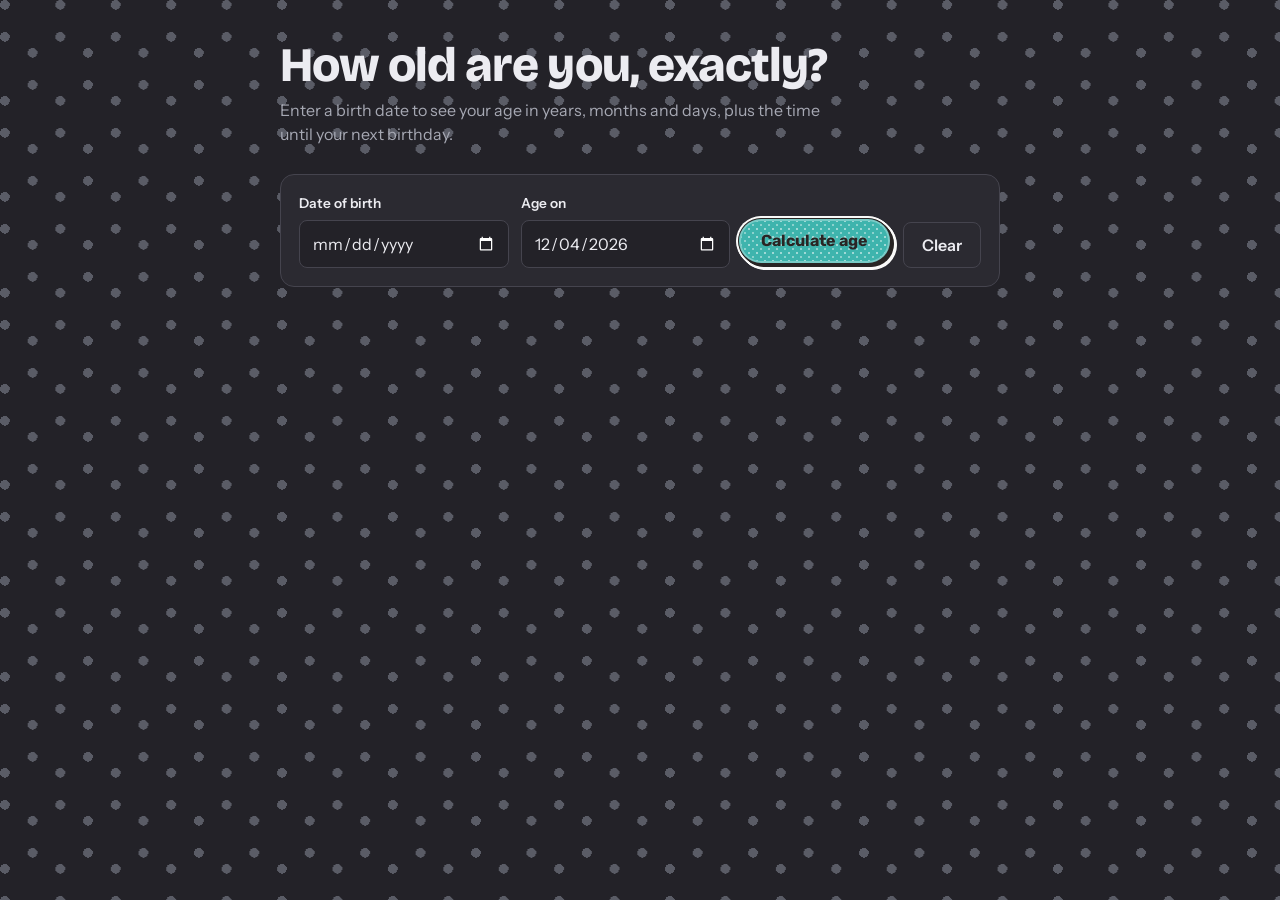
<file: age calculator project/index.html>
<!DOCTYPE html>
<html lang="en">
<head>
<meta charset="utf-8">
<meta name="viewport" content="width=device-width, initial-scale=1, viewport-fit=cover">
<title>Age Calculator</title>
<link rel="preconnect" href="https://fonts.googleapis.com">
<link rel="preconnect" href="https://fonts.gstatic.com" crossorigin>
<link href="https://fonts.googleapis.com/css2?family=Bricolage+Grotesque:opsz,wght@12..96,500;12..96,800&family=Instrument+Sans:wght@400;500;600&family=Rubik:wght@700&display=swap" rel="stylesheet">
<link rel="stylesheet" href="style.css">
</head>
<body>
<main>
  <h1>How old are you, exactly?</h1>
  <p class="lede">Enter a birth date to see your age in years, months and days, plus the time until your next birthday.</p>

  <form id="f" novalidate>
    <div>
      <label for="dob">Date of birth</label>
      <input type="date" id="dob" required>
    </div>
    <div>
      <label for="asof">Age on</label>
      <input type="date" id="asof">
    </div>
    <div class="btns">
      <button type="submit" class="button"><div><span>Calculate age</span></div></button>
      <button type="button" id="reset" class="ghost">Clear</button>
    </div>
  </form>
  <p class="error" id="err" role="alert"></p>

  <section id="result" hidden aria-live="polite">
    <div class="hero">
      <div class="pair"><span class="n" id="y">0</span><span class="u" id="yl">years</span></div>
      <div class="pair small"><span class="n" id="m">0</span><span class="u" id="ml">months</span></div>
      <div class="pair small"><span class="n" id="d">0</span><span class="u" id="dl">days</span></div>
    </div>
    <p class="sentence" id="sentence"></p>

    <div class="birthday">
      <p id="bdayText"></p>
      <div class="track" role="progressbar" aria-valuemin="0" aria-valuemax="100" id="bar"><div class="fill" id="fill"></div></div>
      <div class="track-meta"><span id="lastB"></span><span id="nextB"></span></div>
    </div>

    <div class="grid" id="grid"></div>
  </section>
</main>

<script src="script.js"></script>
</body>
</html>
</file>
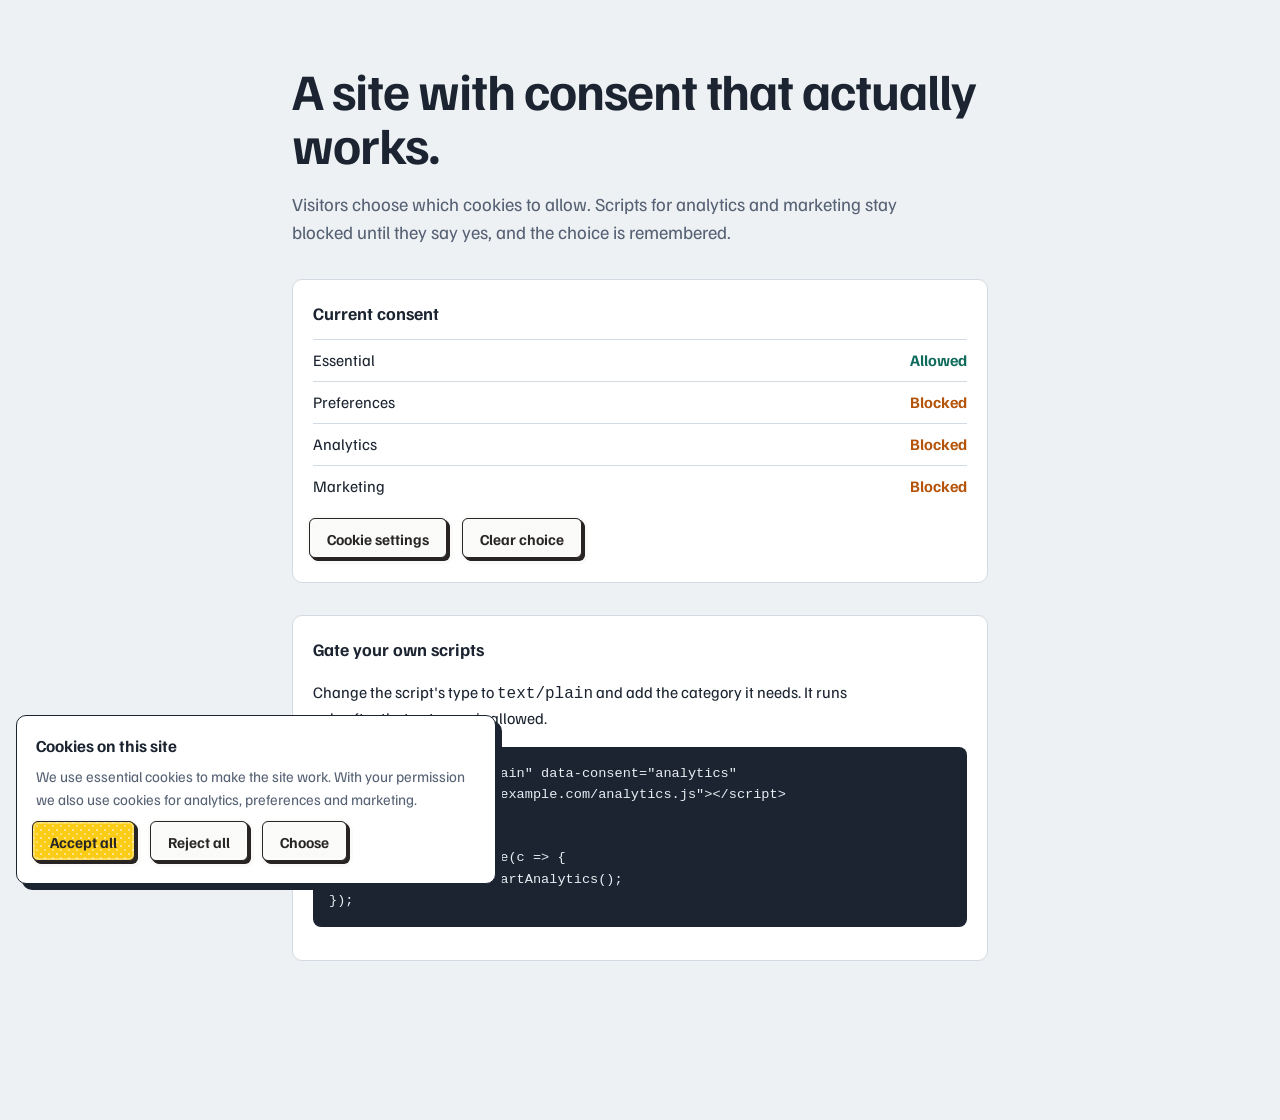
<file: cookie consent project/index.html>
<!DOCTYPE html>
<html lang="en">
<head>
<meta charset="utf-8">
<meta name="viewport" content="width=device-width, initial-scale=1">
<title>Cookie consent</title>
<link rel="preconnect" href="https://fonts.googleapis.com">
<link rel="stylesheet" href="https://fonts.googleapis.com/css2?family=Familjen+Grotesk:wght@400;500;700&display=swap">
<link rel="stylesheet" href="styles.css">
</head>
<body>

<main>
  <h1>A site with consent that actually works.</h1>
  <p class="lede">Visitors choose which cookies to allow. Scripts for analytics and marketing stay blocked until they say yes, and the choice is remembered.</p>

  <div class="demo" aria-live="polite">
    <h2>Current consent</h2>
    <table id="status"></table>
    <p style="margin:1rem 0 0"><button class="btn" id="open-prefs">Cookie settings</button>
    <button class="btn" id="reset">Clear choice</button></p>
  </div>

  <div class="demo">
    <h2>Gate your own scripts</h2>
    <p>Change the script's type to <code>text/plain</code> and add the category it needs. It runs only after that category is allowed.</p>
<pre>&lt;script type="text/plain" data-consent="analytics"
        src="https://example.com/analytics.js"&gt;&lt;/script&gt;

// or react in code
CookieConsent.onChange(c =&gt; {
  if (c.analytics) startAnalytics();
});</pre>
  </div>
</main>

<!-- Banner -->
<section id="cc-banner" role="region" aria-labelledby="cc-title" hidden>
  <h2 id="cc-title">Cookies on this site</h2>
  <p>We use essential cookies to make the site work. With your permission we also use cookies for analytics, preferences and marketing.</p>
  <div class="cc-row">
    <button class="btn primary" data-cc="accept">Accept all</button>
    <button class="btn" data-cc="reject">Reject all</button>
    <button class="btn" data-cc="open">Choose</button>
  </div>
</section>

<!-- Preferences dialog -->
<dialog id="cc-dialog" aria-labelledby="cc-dlg-title">
  <div class="cc-head">
    <h2 id="cc-dlg-title">Cookie settings</h2>
    <p>Pick what you're comfortable with. You can change this at any time.</p>
  </div>
  <ul class="cc-list" id="cc-list"></ul>
  <div class="cc-foot">
    <button class="btn" data-cc="reject">Reject all</button>
    <button class="btn" data-cc="save">Save choices</button>
    <button class="btn primary" data-cc="accept">Accept all</button>
  </div>
</dialog>

<script src="consent.js"></script>
<script src="main.js"></script>
</body>
</html>
</file>
<file: age calculator project/style.css>
:root{
  --bg:#232228; --surface:#2b2a31; --ink:#ececf1; --muted:#a6a8b3; --line:#45444e;
  --accent:rgb(62,180,173); --accent-ink:#0b2523; --err:#ff9a82;
  box-sizing:border-box;
  padding-top:env(safe-area-inset-top,0px); padding-bottom:env(safe-area-inset-bottom,0px);
  color-scheme:dark;
}
html{scroll-padding-top:env(safe-area-inset-top,0px)}
*{box-sizing:border-box}
html{min-height:100%;background:#232228}
body{margin:0;color:var(--ink);font-family:"Instrument Sans",system-ui,sans-serif;line-height:1.5;min-height:100vh;
  --s:6em; --d:0.3em; --dot:rgb(90,92,102);
  background-color:#232228;
  background-image:
    radial-gradient(var(--d) var(--d) at var(--d) var(--d), var(--dot) 100%, transparent 100%),
    radial-gradient(var(--d) var(--d) at var(--d) calc(var(--d) + 33.3%), var(--dot) 100%, transparent 100%),
    radial-gradient(var(--d) var(--d) at calc(var(--d) + 50%) calc(var(--d) + 50%), var(--dot) 100%, transparent 100%),
    radial-gradient(var(--d) var(--d) at calc(var(--d) + 50%) calc(var(--d) + 83.3%), var(--dot) 100%, transparent 100%);
  background-size:calc(var(--s) * 0.577350269) var(--s);
}
main{max-width:760px;margin:0 auto;padding:40px 20px 64px}
h1{font-family:"Bricolage Grotesque",system-ui,sans-serif;font-weight:800;font-size:clamp(2rem,6vw,3rem);letter-spacing:-.02em;line-height:1.05;margin:0 0 8px}
.lede{color:var(--muted);margin:0 0 28px;max-width:52ch}
form{display:grid;grid-template-columns:1fr 1fr auto;gap:12px;align-items:end;background:var(--surface);border:1px solid var(--line);border-radius:14px;padding:18px}
label{display:block;font-size:.85rem;font-weight:600;margin-bottom:6px}
input[type=date]{width:100%;font:inherit;color:var(--ink);background:var(--bg);border:1px solid var(--line);border-radius:8px;padding:10px 12px;min-height:44px}
input:focus-visible,button:focus-visible{outline:3px solid var(--accent);outline-offset:2px}
.btns{display:flex;gap:8px}
button.ghost{font:inherit;font-weight:600;min-height:44px;padding:0 18px;border-radius:8px;cursor:pointer;border:1px solid var(--line);background:transparent;color:var(--ink)}
button.ghost:hover{border-color:var(--accent)}

/* Dotted 3D button */
.button{
  --stone-50:#fafaf9; --stone-800:#292524; --blue:rgb(62,180,173);
  font-size:1rem; cursor:pointer; position:relative;
  font-family:"Rubik",sans-serif; font-weight:bold; line-height:1;
  padding:1px; border:0; transform:translate(-4px,-4px);
  outline:2px solid transparent; outline-offset:5px;
  border-radius:9999px; background-color:var(--stone-800); color:var(--stone-800);
  transition:transform 150ms ease, box-shadow 150ms ease; text-align:center;
  box-shadow:
    0.5px 0.5px 0 0 var(--stone-800), 1px 1px 0 0 var(--stone-800), 1.5px 1.5px 0 0 var(--stone-800),
    2px 2px 0 0 var(--stone-800), 2.5px 2.5px 0 0 var(--stone-800), 3px 3px 0 0 var(--stone-800),
    0 0 0 2px var(--stone-50), 0.5px 0.5px 0 2px var(--stone-50), 1px 1px 0 2px var(--stone-50),
    1.5px 1.5px 0 2px var(--stone-50), 2px 2px 0 2px var(--stone-50), 2.5px 2.5px 0 2px var(--stone-50),
    3px 3px 0 2px var(--stone-50), 3.5px 3.5px 0 2px var(--stone-50), 4px 4px 0 2px var(--stone-50);
}
.button:hover{transform:translate(0,0); box-shadow:0 0 0 2px var(--stone-50)}
.button:active,.button:focus-visible{outline-color:var(--blue)}
.button:focus-visible{outline-style:dashed}
.button > div{position:relative; pointer-events:none; background-color:var(--blue); border:2px solid rgba(255,255,255,.3); border-radius:9999px}
.button > div::before{
  content:""; position:absolute; inset:0; border-radius:9999px; opacity:.5;
  background-image:radial-gradient(rgb(255 255 255 / 80%) 20%, transparent 20%), radial-gradient(rgb(255 255 255 / 100%) 20%, transparent 20%);
  background-position:0 0, 4px 4px; background-size:8px 8px; mix-blend-mode:hard-light;
  animation:dots .5s infinite linear;
}
.button > div > span{
  position:relative; display:flex; align-items:center; justify-content:center;
  padding:.75rem 1.25rem; gap:.25rem; filter:drop-shadow(0 -1px 0 rgba(255,255,255,.25));
}
.button:active > div > span{transform:translateY(2px)}
@keyframes dots{
  0%{background-position:0 0, 4px 4px}
  100%{background-position:8px 0, 12px 4px}
}
.error{color:var(--err);font-weight:500;margin:14px 2px 0;min-height:1.4em}
#result[hidden]{display:none}
.hero{margin:32px 0 8px;display:flex;flex-wrap:wrap;gap:8px 28px;align-items:baseline}
.hero .n{font-family:"Bricolage Grotesque",system-ui,sans-serif;font-weight:800;font-size:clamp(3.5rem,16vw,7.5rem);line-height:.9;letter-spacing:-.04em}
.hero .u{font-size:1.1rem;color:var(--muted);margin-left:6px;font-weight:500}
.hero .pair{display:flex;align-items:baseline}
.hero .pair.small .n{font-size:clamp(2rem,8vw,3.5rem);letter-spacing:-.03em}
.sentence{color:var(--muted);margin:6px 0 28px}
.birthday{background:var(--surface);border:1px solid var(--line);border-radius:14px;padding:18px;margin-bottom:20px}
.birthday p{margin:0 0 12px;font-weight:500}
.track{height:14px;background:var(--bg);border:1px solid var(--line);border-radius:99px;overflow:hidden}
.fill{height:100%;background:var(--accent);width:0;border-radius:99px;transition:width .8s cubic-bezier(.2,.8,.2,1)}
.track-meta{display:flex;justify-content:space-between;font-size:.82rem;color:var(--muted);margin-top:6px}
.grid{display:grid;grid-template-columns:repeat(auto-fit,minmax(150px,1fr));gap:12px}
.stat{background:var(--surface);padding:12px 14px 14px;border-radius:10px}
.stat b{display:block;font-family:"Bricolage Grotesque",system-ui,sans-serif;font-size:1.5rem;font-weight:800;letter-spacing:-.01em;overflow-wrap:anywhere}
.stat span{font-size:.85rem;color:var(--muted)}
@media (max-width:560px){form{grid-template-columns:1fr}.btns{align-items:center}.btns .ghost{flex:0 0 auto}}
@media (prefers-reduced-motion:reduce){.fill{transition:none}.button > div::before{animation:none}}
</file>
<file: cookie consent project/styles.css>
:root{
  --bg:#eef1f4; --ink:#1b2430; --muted:#566274; --card:#ffffff; --line:#d3dae2;
  --accent:#0f6b5c; --accent-ink:#ffffff; --warn:#b4540a;
  --font:"Familjen Grotesk",system-ui,-apple-system,"Segoe UI",sans-serif;
}
*{box-sizing:border-box}
body{margin:0;background:var(--bg);color:var(--ink);font:400 1rem/1.55 var(--font)}
main{max-width:46rem;margin:0 auto;padding:4rem 1.25rem 10rem}
h1{font-size:clamp(2rem,6vw,3.2rem);line-height:1.05;margin:0 0 1rem;letter-spacing:-.02em}
p{max-width:62ch}
.lede{color:var(--muted);font-size:1.15rem}
.demo{background:var(--card);border:1px solid var(--line);border-radius:10px;padding:1.25rem;margin-top:2rem}
.demo h2{font-size:1.1rem;margin:0 0 .75rem}
.demo table{width:100%;border-collapse:collapse}
.demo td{padding:.5rem 0;border-top:1px solid var(--line)}
.demo td:last-child{text-align:right;font-weight:700}
.on{color:var(--accent)} .off{color:var(--warn)}
pre{background:#1b2430;color:#e6edf3;padding:1rem;border-radius:8px;overflow-x:auto;font-size:.85rem}
.btn{
  --stone-50:#fafaf9; --stone-800:#292524; --yellow-400:#facc15;
  position:relative;
  font:700 .95rem/1 var(--font);
  padding:calc(.65rem + 1px) calc(1rem + 1px);
  border:1px solid var(--stone-800);
  border-radius:6px;
  background-color:var(--stone-50);
  color:var(--stone-800);
  cursor:pointer;
  transform:translate(-4px,-4px);
  outline:2px solid transparent;
  outline-offset:5px;
  transition:transform 150ms ease,box-shadow 150ms ease;
  box-shadow:
    inset 0 0 0 2px rgba(255,255,255,.3),
    .5px .5px 0 0 var(--stone-800),1px 1px 0 0 var(--stone-800),1.5px 1.5px 0 0 var(--stone-800),
    2px 2px 0 0 var(--stone-800),2.5px 2.5px 0 0 var(--stone-800),3px 3px 0 0 var(--stone-800),
    0 0 0 2px var(--stone-50),.5px .5px 0 2px var(--stone-50),1px 1px 0 2px var(--stone-50),
    1.5px 1.5px 0 2px var(--stone-50),2px 2px 0 2px var(--stone-50),2.5px 2.5px 0 2px var(--stone-50),
    3px 3px 0 2px var(--stone-50),3.5px 3.5px 0 2px var(--stone-50),4px 4px 0 2px var(--stone-50);
}
.btn.primary{background-color:var(--yellow-400)}
/* animated dot texture, sits behind the label */
.btn::before{
  content:"";position:absolute;inset:0;z-index:-1;pointer-events:none;
  border-radius:inherit;opacity:.5;
  background-image:radial-gradient(rgb(255 255 255 / 80%) 20%,transparent 20%),
                   radial-gradient(rgb(255 255 255 / 100%) 20%,transparent 20%);
  background-position:0 0,4px 4px;
  background-size:8px 8px;
  mix-blend-mode:hard-light;
  animation:dots .5s infinite linear;
}
.btn:hover{
  transform:translate(0,0);
  box-shadow:inset 0 0 0 2px rgba(255,255,255,.3),0 0 0 2px var(--stone-50);
}
.btn:active{transform:translate(1px,2px);outline-color:var(--yellow-400)}
.btn:focus-visible{outline:2px dashed var(--yellow-400);outline-offset:5px}
@keyframes dots{
  0%{background-position:0 0,4px 4px}
  100%{background-position:8px 0,12px 4px}
}
@media (prefers-reduced-motion:reduce){.btn,.btn::before{animation:none;transition:none}}
.demo p .btn{margin-right:.75rem}
:focus-visible{outline:3px solid #f2a900;outline-offset:2px}

/* ---- consent UI ---- */
#cc-banner{position:fixed;left:1rem;right:1rem;bottom:1rem;max-width:30rem;background:var(--card);border:1.5px solid var(--ink);border-radius:10px;padding:1.1rem 1.2rem;box-shadow:6px 6px 0 var(--ink);z-index:1000}
#cc-banner[hidden]{display:none}
#cc-banner h2{font-size:1.05rem;margin:0 0 .35rem}
#cc-banner p{margin:0 0 .9rem;font-size:.93rem;color:var(--muted)}
.cc-row{display:flex;flex-wrap:wrap;gap:.9rem}
#cc-dialog{border:1.5px solid var(--ink);border-radius:10px;padding:0;max-width:34rem;width:calc(100% - 2rem);background:var(--card);color:var(--ink)}
#cc-dialog::backdrop{background:rgba(27,36,48,.55)}
.cc-head,.cc-foot{padding:1.1rem 1.3rem}
.cc-head h2{margin:0 0 .25rem;font-size:1.2rem}
.cc-head p{margin:0;color:var(--muted);font-size:.93rem}
.cc-list{margin:0;padding:0;list-style:none;border-top:1px solid var(--line)}
.cc-item{display:flex;gap:1rem;justify-content:space-between;align-items:flex-start;padding:.9rem 1.3rem;border-bottom:1px solid var(--line)}
.cc-item strong{display:block}
.cc-item span{color:var(--muted);font-size:.9rem}
.cc-foot{display:flex;flex-wrap:wrap;gap:.9rem;justify-content:flex-end}
.cc-switch{position:relative;flex:none;width:2.7rem;height:1.5rem}
.cc-switch input{position:absolute;inset:0;opacity:0;margin:0;cursor:pointer;z-index:1}
.cc-switch i{position:absolute;inset:0;background:#aab4c0;border-radius:99px;transition:background .15s}
.cc-switch i::after{content:"";position:absolute;top:3px;left:3px;width:1.1rem;height:1.1rem;background:#fff;border-radius:50%;transition:transform .15s}
.cc-switch input:checked+i{background:var(--accent)}
.cc-switch input:checked+i::after{transform:translateX(1.2rem)}
.cc-switch input:disabled{cursor:not-allowed}
.cc-switch input:disabled+i{opacity:.6}
.cc-switch input:focus-visible+i{outline:3px solid #f2a900;outline-offset:2px}
@media (prefers-reduced-motion:reduce){.cc-switch i,.cc-switch i::after{transition:none}}
</file>
